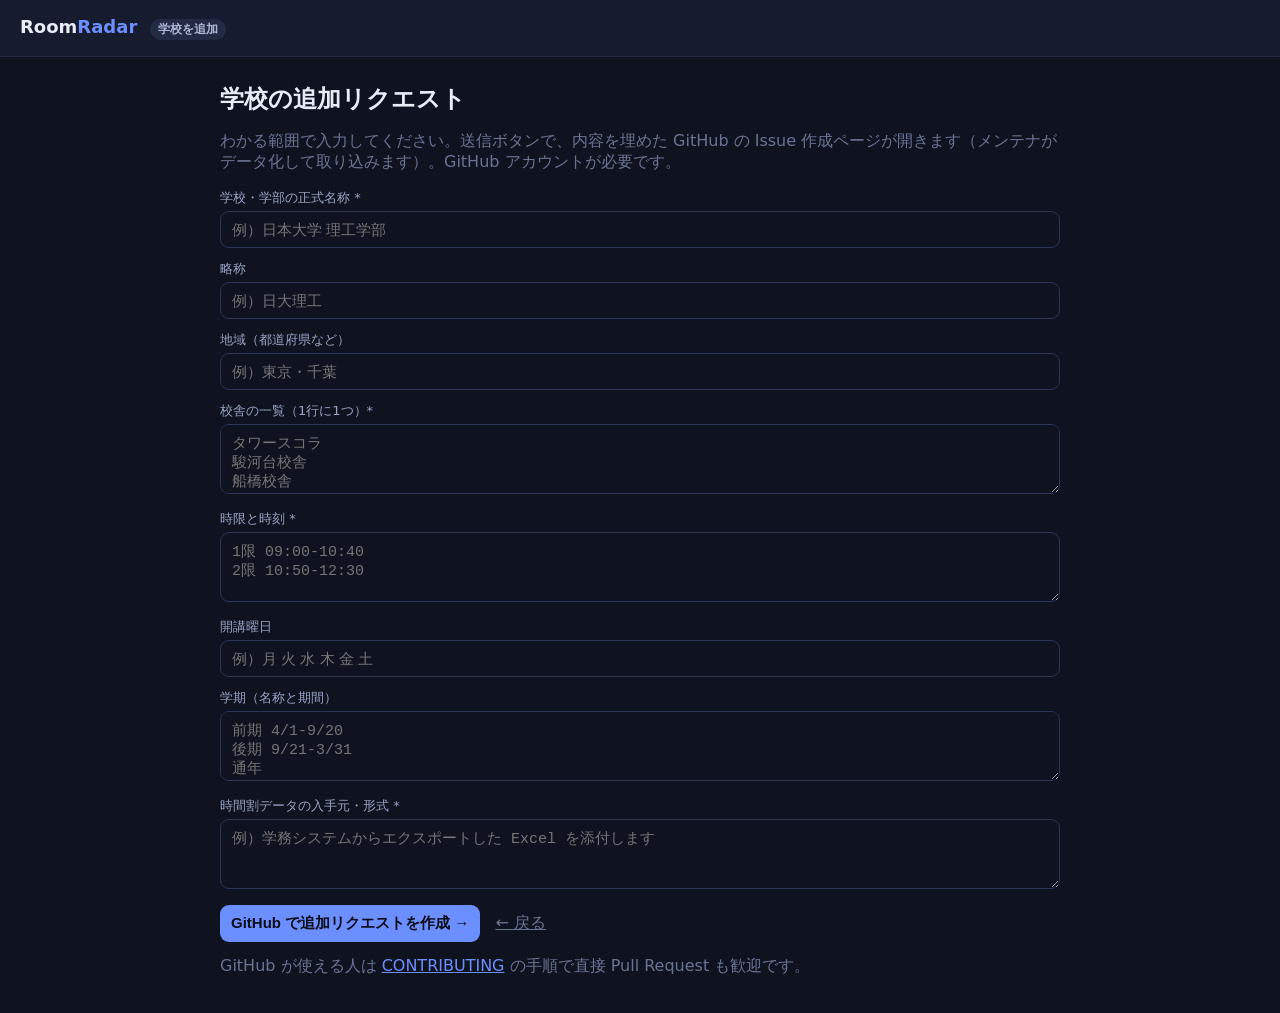
<file: web/add-school.html>
<!doctype html>
<html lang="ja">
<head>
  <meta charset="utf-8" />
  <meta name="viewport" content="width=device-width, initial-scale=1" />
  <title>学校を追加する — RoomRadar</title>
  <link rel="stylesheet" href="styles.css" />
  <style>
    .field { margin: 12px 0; }
    .field label { font-size: 13px; }
    .field input, .field textarea { width: 100%; padding: 9px 11px; border-radius: 9px;
      border: 1px solid #2c3458; background: #0f1320; color: #e8ecf5; font-size: 15px; }
    .field textarea { min-height: 70px; font-family: ui-monospace, monospace; }
  </style>
</head>
<body>
  <header><div class="brand"><a href="index.html">Room<b>Radar</b></a> <span class="chip">学校を追加</span></div></header>
  <main>
    <h2 style="margin:6px 0">学校の追加リクエスト</h2>
    <p class="muted">わかる範囲で入力してください。送信ボタンで、内容を埋めた GitHub の
      Issue 作成ページが開きます（メンテナがデータ化して取り込みます）。GitHub アカウントが必要です。</p>

    <form id="f">
      <div class="field"><label>学校・学部の正式名称 *</label><input name="name" required placeholder="例）日本大学 理工学部"></div>
      <div class="field"><label>略称</label><input name="short" placeholder="例）日大理工"></div>
      <div class="field"><label>地域（都道府県など）</label><input name="region" placeholder="例）東京・千葉"></div>
      <div class="field"><label>校舎の一覧（1行に1つ）*</label><textarea name="buildings" required placeholder="タワースコラ&#10;駿河台校舎&#10;船橋校舎"></textarea></div>
      <div class="field"><label>時限と時刻 *</label><textarea name="periods" required placeholder="1限 09:00-10:40&#10;2限 10:50-12:30"></textarea></div>
      <div class="field"><label>開講曜日</label><input name="days" placeholder="例）月 火 水 木 金 土"></div>
      <div class="field"><label>学期（名称と期間）</label><textarea name="terms" placeholder="前期 4/1-9/20&#10;後期 9/21-3/31&#10;通年"></textarea></div>
      <div class="field"><label>時間割データの入手元・形式 *</label><textarea name="source" required placeholder="例）学務システムからエクスポートした Excel を添付します"></textarea></div>
      <div style="margin-top:10px"><button type="submit">GitHub で追加リクエストを作成 →</button>
        <a href="index.html" class="muted" style="margin-left:10px">← 戻る</a></div>
    </form>
    <p class="muted" style="margin-top:14px">GitHub が使える人は
      <a href="https://github.com/csko24143-droid/Nationwide-RoomRadar/blob/main/CONTRIBUTING.md">CONTRIBUTING</a>
      の手順で直接 Pull Request も歓迎です。</p>
  </main>
  <script>
    const REPO = "csko24143-droid/Nationwide-RoomRadar";
    document.getElementById("f").addEventListener("submit", (e) => {
      e.preventDefault();
      const fd = new FormData(e.target);
      const params = new URLSearchParams({ template: "add-school.yml", title: "[学校追加] " + (fd.get("name") || "") });
      for (const key of ["name", "short", "region", "buildings", "periods", "days", "terms", "source"]) {
        const v = (fd.get(key) || "").trim();
        if (v) params.set(key, v);
      }
      window.open(`https://github.com/${REPO}/issues/new?` + params.toString(), "_blank", "noopener");
    });
  </script>
</body>
</html>
</file>
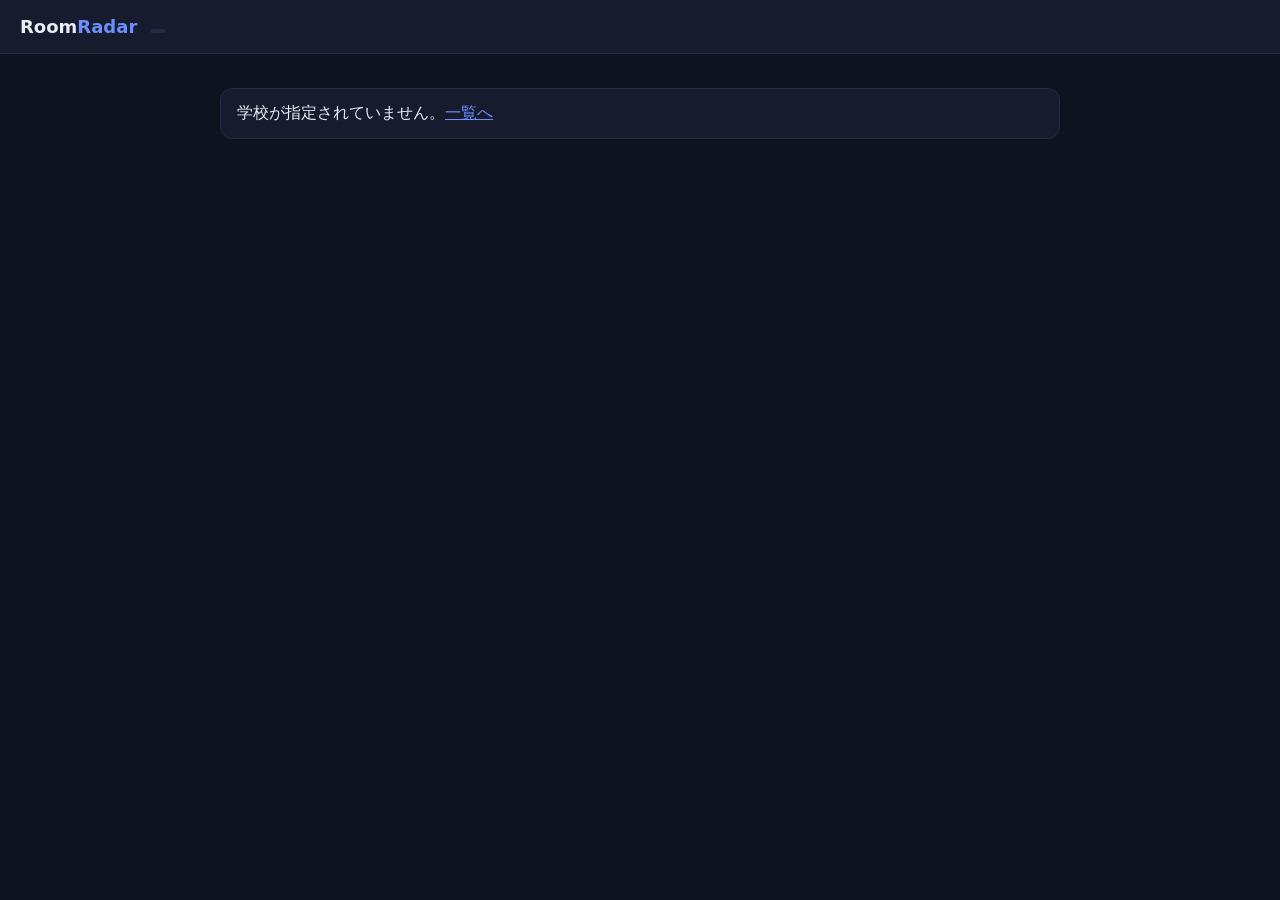
<file: web/school.html>
<!doctype html>
<html lang="ja">
<head>
  <meta charset="utf-8" />
  <meta name="viewport" content="width=device-width, initial-scale=1" />
  <title>RoomRadar</title>
  <link rel="stylesheet" href="styles.css" />
  <script src="config.js"></script>
</head>
<body>
  <header>
    <div class="brand">
      <a href="index.html">Room<b>Radar</b></a>
      <span id="school-chip" class="chip" hidden></span>
    </div>
  </header>
  <main>
    <div id="search"></div>
    <div id="count" class="count"></div>
    <div id="results"></div>
  </main>
  <footer id="footer"></footer>

  <script src="availability.js"></script>
  <script src="app.js"></script>
</body>
</html>
</file>
<file: web/styles.css>
:root { --accent: #6c8fff; }
* { box-sizing: border-box; }
body { font-family: system-ui, -apple-system, "Segoe UI", sans-serif; margin: 0;
       background:#0f1320; color:#e8ecf5; }
a { color: var(--accent); }
header { background:#161b2e; padding:16px 20px; border-bottom:1px solid #232a44; }
header .brand { font-weight:700; font-size:18px; }
header .brand b { color: var(--accent); }
header .brand a { text-decoration:none; color:inherit; }
main { max-width: 880px; margin: 0 auto; padding: 20px; }
.chip { display:inline-block; padding:2px 8px; border-radius:999px; font-size:12px;
        background:#232a44; color:#aeb6d4; margin-left:6px; }
.card { background:#161b2e; border:1px solid #232a44; border-radius:12px;
        padding:14px 16px; margin:10px 0; }
.card a.school { font-size:17px; font-weight:600; text-decoration:none; }
form.search { display:flex; gap:10px; flex-wrap:wrap; align-items:flex-end; margin:12px 0 4px; }
label { display:block; font-size:12px; color:#9aa3c4; margin-bottom:4px; }
select, button, input { padding:9px 11px; border-radius:9px; border:1px solid #2c3458;
       background:#0f1320; color:#e8ecf5; font-size:15px; }
button { background: var(--accent); color:#0a0d18; border:0; font-weight:700; cursor:pointer; }
button.ghost { background:#232a44; color:#e8ecf5; }
.count { margin:14px 0 4px; color:#9aa3c4; }
.count b { color: var(--accent); font-size:20px; }
.bgroup { margin-top:14px; }
.bgroup h3 { font-size:14px; margin:0 0 8px; display:flex; align-items:center; gap:8px; }
.dot { width:11px; height:11px; border-radius:50%; display:inline-block; }
.rooms { display:flex; flex-wrap:wrap; gap:8px; }
.room-chip { background:#1d2440; border:1px solid #2c3458; border-radius:9px;
  padding:8px 12px; font-weight:600; }
details.room { background:#1d2440; border:1px solid #2c3458; border-radius:9px; min-width:96px; }
details.room[open] { min-width:230px; }
details.room.reported { opacity:.55; }
details.room > summary { padding:8px 12px; font-weight:600; cursor:pointer; list-style:none;
       display:flex; align-items:center; gap:6px; flex-wrap:wrap; }
details.room > summary::-webkit-details-marker { display:none; }
.badge { font-size:11px; padding:1px 6px; border-radius:999px; }
.badge.res { background:#2b3a6b; color:#bcd0ff; }
.badge.rep { background:#5a2b2b; color:#ffc9c9; }
.badge.warn { background:#7a3b1a; color:#ffd9b8; }
.actions { padding:0 12px 12px; display:flex; flex-direction:column; gap:6px; }
.actions input { width:100%; }
.actions .row { display:flex; gap:6px; }
.muted { color:#6b7393; }
footer { max-width:880px; margin:0 auto; padding:18px 20px; color:#6b7393; font-size:12px; }
</file>
